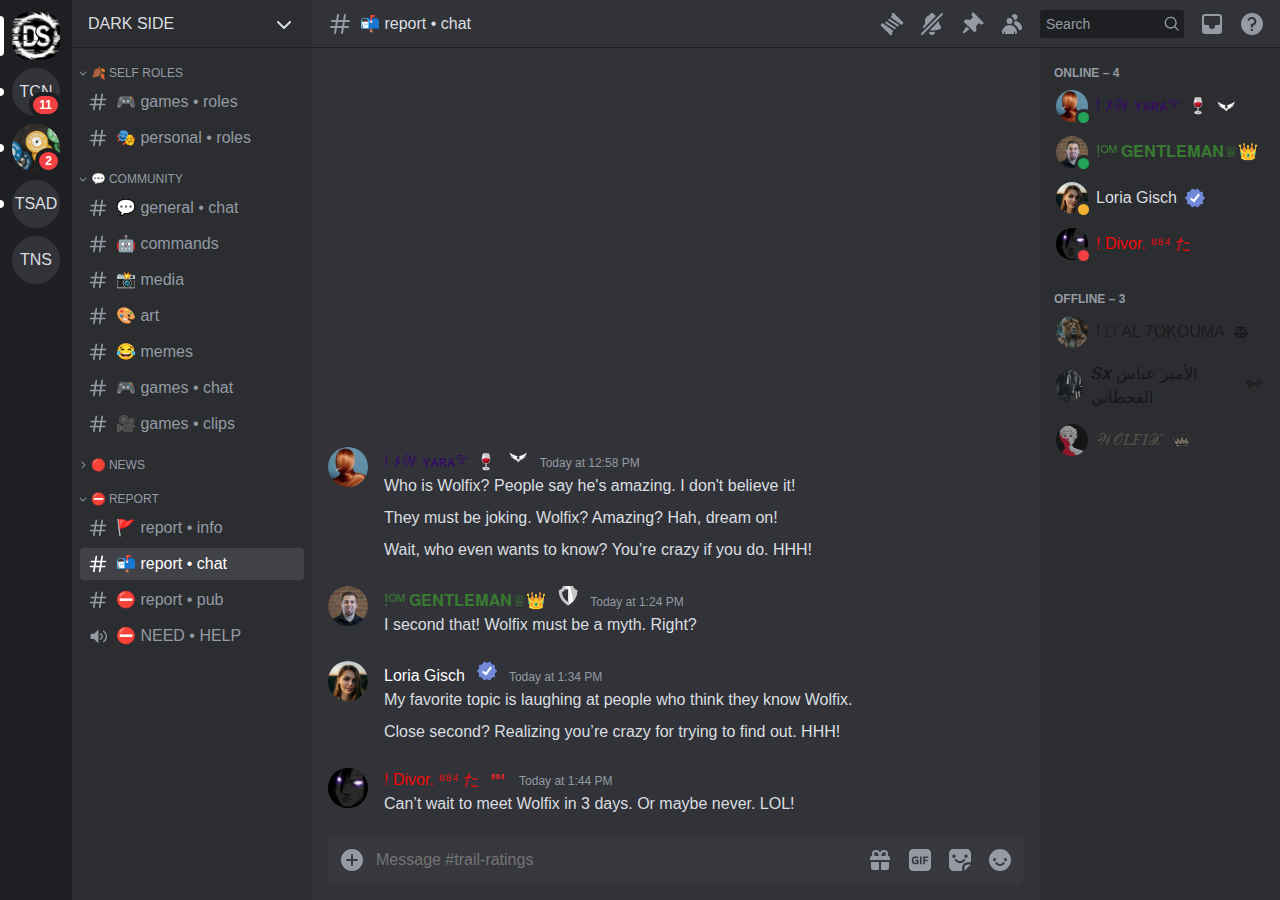
<file: index.html>
<!DOCTYPE html>
<html lang="en">
  <head>
    <meta charset="UTF-8" />
    <meta name="viewport" content="width=device-width, initial-scale=1.0" />
    <title>Discord Clone</title>
    <link rel="stylesheet" href="styles.css" />
    <script src="script.js" defer></script>
  </head>
  <body>
    <div class="app-container">
      <div class="servers-sidebar scrollbar-hidden">
        <a href="#" class="server active" data-active-toggle="server">
          <img src="./imgs/servers/DS.jpg" alt="Hiking Lovers" />
        </a>
        <a
          href="#"
          class="server with-new-messages"
          data-notifications-count="11"
          data-active-toggle="server"
        >
          TCN
        </a>
        <a
          href="#"
          class="server with-new-messages"
          data-notifications-count="2"
          data-active-toggle="server"
        >
          <img src="./imgs/servers/gym-rats.jpg" alt="Gym Rats" />
        </a>
        <a
          href="#"
          class="server with-new-messages"
          data-active-toggle="server"
        >
          TSAD
        </a>
        <a 
          href="#" 
          class="server" 
          data-active-toggle="server"
        >
          TNS
        </a>
      </div>
      <button class="channels-sidebar-header outline-inset">
        DARK SIDE
        <svg class="chevron"><use href="#svg-chevron" /></svg>
      </button>
      <div class="channels-sidebar scrollbar-vanishing">
        <div data-channel-group class="channel-group">
          <button data-channel-group-toggle class="channel-group-title">
            <svg class="chevron"><use href="#svg-chevron" /></svg>
            🍂 SELF ROLES
          </button>
          <a href="#" data-active-toggle="channel" class="channel">
            <svg class="hash"><use href="#svg-hash" /></svg>
            🎮 games • roles
          </a>
          <a href="#" data-active-toggle="channel" class="channel">
            <svg class="hash"><use href="#svg-hash" /></svg>
            🎭 personal • roles
          </a>
        </div>
        <div data-channel-group class="channel-group">
          <button data-channel-group-toggle class="channel-group-title">
            <svg class="chevron"><use href="#svg-chevron" /></svg>
            💬 COMMUNITY
          </button>
          <a href="#" data-active-toggle="channel" class="channel">
            <svg class="hash"><use href="#svg-hash" /></svg>
            💬 general • chat
          </a>
          <a href="#" data-active-toggle="channel" class="channel">
            <svg class="hash"><use href="#svg-hash" /></svg>
            🤖 commands
          </a>
          <a href="#" data-active-toggle="channel" class="channel">
            <svg class="hash"><use href="#svg-hash" /></svg>
            📸 media
          </a>
          <a href="#" data-active-toggle="channel" class="channel">
            <svg class="hash"><use href="#svg-hash" /></svg>
            🎨 art
          </a>
          <a href="#" data-active-toggle="channel" class="channel">
            <svg class="hash"><use href="#svg-hash" /></svg>
            😂 memes
          </a>
          <a href="#" data-active-toggle="channel" class="channel">
            <svg class="hash"><use href="#svg-hash" /></svg>
            🎮 games • chat
          </a>
          <a href="#" data-active-toggle="channel" class="channel">
            <svg class="hash"><use href="#svg-hash" /></svg>
            🎥 games • clips
          </a>
        </div>
        <div data-channel-group class="channel-group collapsed">
          <button data-channel-group-toggle class="channel-group-title">
            <svg class="chevron"><use href="#svg-chevron" /></svg>
            🔴 NEWS
          </button>
          <a href="#" data-active-toggle="channel" class="channel">
            <svg class="hash"><use href="#svg-hash" /></svg>
            📰 offer • a • jop
          </a>
          <a href="#" data-active-toggle="channel" class="channel">
            <svg class="hash"><use href="#svg-hash" /></svg>
            📰 apply • for • jop
          </a>
          <a href="#" data-active-toggle="channel" class="channel">
            <svg class="hash"><use href="#svg-hash" /></svg>
            📰 news
          </a>
        </div>
        <div data-channel-group class="channel-group">
          <button data-channel-group-toggle class="channel-group-title">
            <svg class="chevron"><use href="#svg-chevron" /></svg>
            ⛔ REPORT
          </button>
          <a href="#" data-active-toggle="channel" class="channel">
            <svg class="hash"><use href="#svg-hash" /></svg>
            🚩 report • info
          </a>
          <a href="#" data-active-toggle="channel" class="channel active">
            <svg class="hash"><use href="#svg-hash" /></svg>
            📬 report • chat
          </a>
          <a href="#" data-active-toggle="channel" class="channel">
            <svg class="hash"><use href="#svg-hash" /></svg>
            ⛔ report • pub
          </a>
          <a href="#" data-active-toggle="channel" class="channel">
            <svg class="hash"><use href="#svg-voice" /></svg>
            ⛔ NEED • HELP
          </a>
        </div>
      </div>
      <header class="chat-header">
        <div class="channel-name">
          <svg class="hash"><use href="#svg-hash" /></svg>
          📬 report • chat
        </div>
        <div class="icons">
          <button class="icon" data-active-toggle="chat-header-icon">
            <svg><use href="#svg-thread" /></svg>
          </button>
          <button class="icon" data-active-toggle="chat-header-icon">
            <svg><use href="#svg-notification-bell" /></svg>
          </button>
          <button class="icon" data-active-toggle="chat-header-icon">
            <svg><use href="#svg-pin" /></svg>
          </button>
          <button
            class="icon"
            data-users-sidebar-toggle
            data-active-toggle="chat-header-icon"
          >
            <svg><use href="#svg-users" /></svg>
          </button>
          <div class="search-input-wrapper">
            <input type="search" placeholder="Search" class="search-input" />
            <button class="x-icon">
              <svg><use href="#svg-x" /></svg>
            </button>
            <svg class="search-icon"><use href="#svg-search" /></svg>
          </div>
          <button class="icon" data-active-toggle="chat-header-icon">
            <svg><use href="#svg-inbox" /></svg>
          </button>
<!-- Button to open the modal -->
<button class="icon" data-active-toggle="chat-header-icon" onclick="showModal()">
  <svg><use href="#svg-help"></use></svg>
</button>

<!-- Modal and overlay -->
<div class="overlay" id="overlay">
  <div class="modal">
    <button class="close-btn" onclick="hideModal()">✖</button>
    <p>هذه الصفحة للمزاح فقط، وأعتذر لكل من يجد نفسه هنا. شكراً لكم جميعاً! (وإذا كنت حساساً بشأن أي شيء تعرف أين تجدني ) </p>
  </div>
</div>
        </div>
      </header>
      <div class="chat-window">
        <div class="chat-messages scrollbar-minimal">
          <div class="flex-spacer"></div>
          <div class="message-group">
            <div class="message-row">
              <div class="message-popover-actions">
                <button class="action-icon" data-active-toggle="message-popover-action">
                  <svg><use href="#svg-emoji" /></svg>
                </button>
                <button class="action-icon" data-active-toggle="message-popover-action">
                  <svg><use href="#svg-edit" /></svg>
                </button>
                <button class="action-icon" data-active-toggle="message-popover-action">
                  <svg><use href="#svg-forward" /></svg>
                </button>
                <button class="action-icon" data-active-toggle="message-popover-action">
                  <svg><use href="#svg-more" /></svg>
                </button>
              </div>
              <img src="./imgs/avatars/camilla-hobart.jpg" alt="! ﾒ𝒲 ʏᴀʀᴀ࿐ 🍷" class="message-avatar" />

              <div>
                <div class="message-group-header">
                  <span class="text-light" style="display: flex; align-items: center; gap: 10px; color: #370869">! ﾒ𝒲 ʏᴀʀᴀ࿐ 🍷</span>
                  <img src="./imgs/avatars/yaratag.webp" alt="yaratag"/>
                  <span class="text-dark text-sm">Today at 12:58 PM</span>
                </div>
                Who is Wolfix? People say he's amazing. I don't believe it!
              </div>
            </div>
            <div class="message-row">
              <div class="message-popover-actions">
                <button class="action-icon" data-active-toggle="message-popover-action">
                  <svg><use href="#svg-emoji" /></svg>
                </button>
                <button class="action-icon" data-active-toggle="message-popover-action">
                  <svg><use href="#svg-edit" /></svg>
                </button>
                <button class="action-icon" data-active-toggle="message-popover-action">
                  <svg><use href="#svg-forward" /></svg>
                </button>
                <button class="action-icon" data-active-toggle="message-popover-action">
                  <svg><use href="#svg-more" /></svg>
                </button>
              </div>
              <div class="message-date">12:59 PM</div>
              <div>They must be joking. Wolfix? Amazing? Hah, dream on!</div>
            </div>
            <div class="message-row">
              <div class="message-popover-actions">
                <button class="action-icon" data-active-toggle="message-popover-action">
                  <svg><use href="#svg-emoji" /></svg>
                </button>
                <button class="action-icon" data-active-toggle="message-popover-action">
                  <svg><use href="#svg-edit" /></svg>
                </button>
                <button class="action-icon" data-active-toggle="message-popover-action">
                  <svg><use href="#svg-forward" /></svg>
                </button>
                <button class="action-icon" data-active-toggle="message-popover-action">
                  <svg><use href="#svg-more" /></svg>
                </button>
              </div>
              <div class="message-date">1:00 PM</div>
              <div>Wait, who even wants to know? You’re crazy if you do. HHH!</div>
            </div>
          </div>
          <div class="message-group">
            <div class="message-row">
              <div class="message-popover-actions">
                <button class="action-icon" data-active-toggle="message-popover-action">
                  <svg><use href="#svg-emoji"></use></svg>
                </button>
                <button class="action-icon" data-active-toggle="message-popover-action">
                  <svg><use href="#svg-edit"></use></svg>
                </button>
                <button class="action-icon" data-active-toggle="message-popover-action">
                  <svg><use href="#svg-forward"></use></svg>
                </button>
                <button class="action-icon" data-active-toggle="message-popover-action">
                  <svg><use href="#svg-more"></use></svg>
                </button>
              </div>
              <img src="./imgs/avatars/daniel-sutten.jpg" class="message-avatar" />
              <div>
                <div class="message-group-header">
                  <span class="text-light" style="display: flex; align-items: center; gap: 10px; color: #397931">!ᴼᴹ 𝐆𝐄𝐍𝐓𝐋𝐄𝐌𝐀𝐍♕👑</span>
                  <img src="./imgs/avatars/5568aab860c5e5c39abe8a1a58742e88.webp" alt="samitag"/>
                  <span class="text-dark text-sm">Today at 1:24 PM</span>
                </div>
                I second that! Wolfix must be a myth. Right?
              </div>
            </div>
          </div>
          <div class="message-group">
            <div class="message-row">
              <div class="message-popover-actions">
                <button class="action-icon" data-active-toggle="message-popover-action">
                  <svg><use href="#svg-emoji"></use></svg>
                </button>
                <button class="action-icon" data-active-toggle="message-popover-action">
                  <svg><use href="#svg-edit"></use></svg>
                </button>
                <button class="action-icon" data-active-toggle="message-popover-action">
                  <svg><use href="#svg-forward"></use></svg>
                </button>
                <button class="action-icon" data-active-toggle="message-popover-action">
                  <svg><use href="#svg-more"></use></svg>
                </button>
              </div>
              <img src="./imgs/avatars/loria-gisch.jpg" class="message-avatar" />
              <div>
                <div class="message-group-header">
                  <span class="text-light">Loria Gisch</span>
                  <img src="./imgs/avatars/loritag.webp" alt="loritag"/>
                  <span class="text-dark text-sm">Today at 1:34 PM</span>
                </div>
                My favorite topic is laughing at people who think they know Wolfix.
              </div>
            </div>
            <div class="message-row">
              <div class="message-popover-actions">
                <button class="action-icon" data-active-toggle="message-popover-action">
                  <svg><use href="#svg-emoji"></use></svg>
                </button>
                <button class="action-icon" data-active-toggle="message-popover-action">
                  <svg><use href="#svg-edit"></use></svg>
                </button>
                <button class="action-icon" data-active-toggle="message-popover-action">
                  <svg><use href="#svg-forward"></use></svg>
                </button>
                <button class="action-icon" data-active-toggle="message-popover-action">
                  <svg><use href="#svg-more"></use></svg>
                </button>
              </div>
              <div class="message-date">1:35 PM</div>
              <div>Close second? Realizing you’re crazy for trying to find out. HHH!</div>
            </div>
          </div>
          <div class="message-group">
            <div class="message-row">
              <div class="message-popover-actions">
                <button class="action-icon" data-active-toggle="message-popover-action">
                  <svg><use href="#svg-emoji"></use></svg>
                </button>
                <button class="action-icon" data-active-toggle="message-popover-action">
                  <svg><use href="#svg-edit"></use></svg>
                </button>
                <button class="action-icon" data-active-toggle="message-popover-action">
                  <svg><use href="#svg-forward"></use></svg>
                </button>
                <button class="action-icon" data-active-toggle="message-popover-action">
                  <svg><use href="#svg-more"></use></svg>
                </button>
              </div>
              <img src="./imgs/avatars/miles-micco.jpg" class="message-avatar" />
              <div>
                <div class="message-group-header">
                  <span class="text-light" style="color: #f50909">! Divor. ⁸⁸⁴ た</span>
                  <img src="./imgs/avatars/divortag.webp" alt="Divor"/>
                  <span class="text-dark text-sm">Today at 1:44 PM</span>
                </div>
                Can’t wait to meet Wolfix in 3 days. Or maybe never. LOL!
              </div>
            </div>
          </div>
        </div>
        <div class="message-input-wrapper">
          <textarea class="message-input" placeholder="Message #trail-ratings"></textarea>
          <button class="message-input-icon" data-active-toggle="message-input-icon">
            <svg><use href="#svg-plus" /></svg>
          </button>
          <div class="message-input-actions">
            <button class="message-input-icon" data-active-toggle="message-input-icon">
              <svg><use href="#svg-present" /></svg>
            </button>
            <button class="message-input-icon" data-active-toggle="message-input-icon">
              <svg><use href="#svg-gif" /></svg>
            </button>
            <button class="message-input-icon" data-active-toggle="message-input-icon">
              <svg><use href="#svg-sticker" /></svg>
            </button>
            <button class="message-input-icon" data-active-toggle="message-input-icon">
              <svg><use href="#svg-emoji" /></svg>
            </button>
          </div>
        </div>
      </div>
      <div class="chat-sidebar scrollbar-vanishing" data-users-sidebar>
        <div class="user-list-group">
          <div class="user-list-group-title">Online &ndash; 4</div>
          <button
            class="user-list-row"
            data-status="active"
            data-active-toggle="user-list-item"
          >
            <div class="user-img-wrapper">
              <img
                src="./imgs/avatars/camilla-hobart.jpg"
                alt="! ﾒ𝒲 ʏᴀʀᴀ࿐ 🍷"
                class="user-img"
              />
            </div>
            <div style="display: flex; align-items: center; gap: 10px; color: #370869">! ﾒ𝒲 ʏᴀʀᴀ࿐ 🍷</div>
            <img src="./imgs/avatars/yaratag.webp" alt="divortag"/>
          </button>
          <button
            class="user-list-row"
            data-status="active"
            data-active-toggle="user-list-item"
          >
            <div class="user-img-wrapper">
              <img
                src="./imgs/avatars/daniel-sutten.jpg"
                alt="aniel Sutten"
                class="user-img"
              />
            </div>
            <div style="display: flex; align-items: center; gap: 10px; color: #397931">!ᴼᴹ 𝐆𝐄𝐍𝐓𝐋𝐄𝐌𝐀𝐍♕👑</div>
          </button>
          <button
            class="user-list-row"
            data-status="inactive"
            data-active-toggle="user-list-item"
          >
            <div class="user-img-wrapper">
              <img
                src="./imgs/avatars/loria-gisch.jpg"
                alt="Loria Gisch"
                class="user-img"
              />
            </div>
            <div>Loria Gisch</div>
            <img src="./imgs/avatars/loritag.webp" alt="loritag"/>
          </button>
          <button
            class="user-list-row"
            data-status="busy"
            data-active-toggle="user-list-item"
          >
            <div class="user-img-wrapper">
              <img
                src="./imgs/avatars/miles-micco.jpg"
                alt="Miles Micco"
                class="user-img"
              />
            </div>
            <div style="color: #f50909;">! Divor. ⁸⁸⁴ た</div>
          </button>
        </div>
        <div class="user-list-group">
          <div class="user-list-group-title">Offline &ndash; 3</div>
          <!-- don't ask me way I add you just I Want -->
          <button
            class="user-list-row offline"
            data-active-toggle="user-list-item"
          >
            <div class="user-img-wrapper">
              <img
                src="./imgs/avatars/7okoma.webp"
                alt="! 𓂀 AL 7OKOUMA"
                class="user-img"
              />
            </div>
            <div style="display: flex; align-items: center; gap: 10px; color: #0a0909">! 𓂀 AL 7OKOUMA</div>
            <img src="./imgs/avatars/7okomatag.webp" alt="7okomatag"/>
          </button>
          <button
            class="user-list-row offline"
            data-active-toggle="user-list-item"
          >
            <div class="user-img-wrapper">
              <img
                src="./imgs/avatars/sami.jpg"
                alt="الأمير عباس القحطاني"
                class="user-img"
              />
            </div>
            <div style="display: flex; align-items: center; gap: 10px; color: #030303">𝑺𝒙 الأمير عباس القحطاني</div>
            <img src="./imgs/avatars/samitag.webp" alt="samitag"/>
          </button>

          <!-- me HHH -->
          <button
            class="user-list-row offline"
            data-active-toggle="user-list-item">
            <div class="user-img-wrapper">
              <img
                src="./imgs/avatars/wolfix.jpg"
                alt="𝒲𝒪𝐿𝐹𝐼𝒳"
                class="user-img"/>
            </div>
            <div style="display: flex; align-items: center; gap: 10px; color: #77755a;">
              𝒲𝒪𝐿𝐹𝐼𝒳
              <img src="./imgs/avatars/wolfixtag.webp" alt="𝒲𝒪𝐿𝐹𝐼𝒳"/>
          </div>          
          </button>

        </div>
      </div>
    </div>

    <svg xmlns="http://www.w3.org/2000/svg" style="display: none">
      <symbol fill="none" viewBox="0 0 23 23" id="svg-voice"> 
        <path
          fill="currentColor"
          d="M3 9v6h4l5 5V4L7 9H3zm12.5 3a2.5 2.5 0 0 0-1.56-2.3.75.75 0 0 1 .56-1.4 4 4 0 0 1 0 7.4.75.75 0 1 1-.56-1.4 2.5 2.5 0 0 0 1.56-2.3zm1.94-6.34a.75.75 0 0 1 1.12-.12 8 8 0 0 1 0 12.92.75.75 0 1 1-.99-1.12 6.5 6.5 0 0 0 0-10.68.75.75 0 0 1-.13-1.1z"
        ></path>
      </symbol>
      <symbol fill="none" viewBox="0 0 24 24" id="svg-hash">
        <path
          fill="currentColor"
          fill-rule="evenodd"
          d="M10.99 3.16A1 1 0 1 0 9 2.84L8.15 8H4a1 1 0 0 0 0 2h3.82l-.67 4H3a1 1 0 1 0 0 2h3.82l-.8 4.84a1 1 0 0 0 1.97.32L8.85 16h4.97l-.8 4.84a1 1 0 0 0 1.97.32l.86-5.16H20a1 1 0 1 0 0-2h-3.82l.67-4H21a1 1 0 1 0 0-2h-3.82l.8-4.84a1 1 0 1 0-1.97-.32L15.15 8h-4.97l.8-4.84ZM14.15 14l.67-4H9.85l-.67 4h4.97Z"
          clip-rule="evenodd"
        ></path>
      </symbol>
      <symbol fill="none" viewBox="0 0 24 24" id="svg-chevron">
        <path
          fill="currentColor"
          d="M5.3 9.3a1 1 0 0 1 1.4 0l5.3 5.29 5.3-5.3a1 1 0 1 1 1.4 1.42l-6 6a1 1 0 0 1-1.4 0l-6-6a1 1 0 0 1 0-1.42Z"
        ></path>
      </symbol>
      <symbol fill="none" viewBox="0 0 24 24" id="svg-thread">
        <path
          d="M12 2.81a1 1 0 0 1 0-1.41l.36-.36a1 1 0 0 1 1.41 0l9.2 9.2a1 1 0 0 1 0 1.4l-.7.7a1 1 0 0 1-1.3.13l-9.54-6.72a1 1 0 0 1-.08-1.58l1-1L12 2.8ZM12 21.2a1 1 0 0 1 0 1.41l-.35.35a1 1 0 0 1-1.41 0l-9.2-9.19a1 1 0 0 1 0-1.41l.7-.7a1 1 0 0 1 1.3-.12l9.54 6.72a1 1 0 0 1 .07 1.58l-1 1 .35.36ZM15.66 16.8a1 1 0 0 1-1.38.28l-8.49-5.66A1 1 0 1 1 6.9 9.76l8.49 5.65a1 1 0 0 1 .27 1.39ZM17.1 14.25a1 1 0 1 0 1.11-1.66L9.73 6.93a1 1 0 0 0-1.11 1.66l8.49 5.66Z"
          fill="currentColor"
        ></path>
      </symbol>
      <symbol fill="none" viewBox="0 0 24 24" id="svg-notification-bell">
        <path
          fill="currentColor"
          d="M1.3 21.3a1 1 0 1 0 1.4 1.4l20-20a1 1 0 0 0-1.4-1.4l-20 20ZM3.13 16.13c.11.27.46.28.66.08L15.73 4.27a.47.47 0 0 0-.07-.74 6.97 6.97 0 0 0-1.35-.64.62.62 0 0 1-.38-.43 2 2 0 0 0-3.86 0 .62.62 0 0 1-.38.43A7 7 0 0 0 5 9.5v2.09a.5.5 0 0 1-.13.33l-1.1 1.22A3 3 0 0 0 3 15.15v.28c0 .24.04.48.13.7ZM18.64 9.36c.13-.13.36-.05.36.14v2.09c0 .12.05.24.13.33l1.1 1.22a3 3 0 0 1 .77 2.01v.28c0 .67-.34 1.29-.95 1.56-1.31.6-4 1.51-8.05 1.51-.46 0-.9-.01-1.33-.03a.48.48 0 0 1-.3-.83l8.27-8.28ZM9.18 19.84A.16.16 0 0 0 9 20a3 3 0 1 0 6 0c0-.1-.09-.17-.18-.16a24.84 24.84 0 0 1-5.64 0Z"
        ></path>
      </symbol>
      <symbol fill="none" viewBox="0 0 24 24" id="svg-pin">
        <path
          fill="currentColor"
          d="M19.38 11.38a3 3 0 0 0 4.24 0l.03-.03a.5.5 0 0 0 0-.7L13.35.35a.5.5 0 0 0-.7 0l-.03.03a3 3 0 0 0 0 4.24L13 5l-2.92 2.92-3.65-.34a2 2 0 0 0-1.6.58l-.62.63a1 1 0 0 0 0 1.42l9.58 9.58a1 1 0 0 0 1.42 0l.63-.63a2 2 0 0 0 .58-1.6l-.34-3.64L19 11l.38.38ZM9.07 17.07a.5.5 0 0 1-.08.77l-5.15 3.43a.5.5 0 0 1-.63-.06l-.42-.42a.5.5 0 0 1-.06-.63L6.16 15a.5.5 0 0 1 .77-.08l2.14 2.14Z"
        ></path>
      </symbol>
      <symbol fill="none" viewBox="0 0 24 24" id="svg-users">
        <path
          fill="currentColor"
          d="M14.5 8a3 3 0 1 0-2.7-4.3c-.2.4.06.86.44 1.12a5 5 0 0 1 2.14 3.08c.01.06.06.1.12.1ZM18.44 17.27c.15.43.54.73 1 .73h1.06c.83 0 1.5-.67 1.5-1.5a7.5 7.5 0 0 0-6.5-7.43c-.55-.08-.99.38-1.1.92-.06.3-.15.6-.26.87-.23.58-.05 1.3.47 1.63a9.53 9.53 0 0 1 3.83 4.78ZM12.5 9a3 3 0 1 1-6 0 3 3 0 0 1 6 0ZM2 20.5a7.5 7.5 0 0 1 15 0c0 .83-.67 1.5-1.5 1.5a.2.2 0 0 1-.2-.16c-.2-.96-.56-1.87-.88-2.54-.1-.23-.42-.15-.42.1v2.1a.5.5 0 0 1-.5.5h-8a.5.5 0 0 1-.5-.5v-2.1c0-.25-.31-.33-.42-.1-.32.67-.67 1.58-.88 2.54a.2.2 0 0 1-.2.16A1.5 1.5 0 0 1 2 20.5Z"
        ></path>
      </symbol>
      <symbol fill="none" viewBox="0 0 24 24" id="svg-inbox">
        <path
          fill="currentColor"
          fill-rule="evenodd"
          d="M5 2a3 3 0 0 0-3 3v14a3 3 0 0 0 3 3h14a3 3 0 0 0 3-3V5a3 3 0 0 0-3-3H5ZM4 5.5C4 4.67 4.67 4 5.5 4h13c.83 0 1.5.67 1.5 1.5v6c0 .83-.67 1.5-1.5 1.5h-2.65c-.5 0-.85.5-.85 1a3 3 0 1 1-6 0c0-.5-.35-1-.85-1H5.5A1.5 1.5 0 0 1 4 11.5v-6Z"
          clip-rule="evenodd"
        ></path>
      </symbol>
      <symbol fill="none" viewBox="0 0 24 24" id="svg-help">
        <path
          fill="currentColor"
          fill-rule="evenodd"
          d="M12 23a11 11 0 1 0 0-22 11 11 0 0 0 0 22Zm-.28-16c-.98 0-1.81.47-2.27 1.14A1 1 0 1 1 7.8 7.01 4.73 4.73 0 0 1 11.72 5c2.5 0 4.65 1.88 4.65 4.38 0 2.1-1.54 3.77-3.52 4.24l.14 1a1 1 0 0 1-1.98.27l-.28-2a1 1 0 0 1 .99-1.14c1.54 0 2.65-1.14 2.65-2.38 0-1.23-1.1-2.37-2.65-2.37ZM13 17.88a1.13 1.13 0 1 1-2.25 0 1.13 1.13 0 0 1 2.25 0Z"
          clip-rule="evenodd"
        ></path>
      </symbol>
      <symbol fill="none" viewBox="0 0 24 24" id="svg-x">
        <path
          fill="currentColor"
          d="M17.3 18.7a1 1 0 0 0 1.4-1.4L13.42 12l5.3-5.3a1 1 0 0 0-1.42-1.4L12 10.58l-5.3-5.3a1 1 0 0 0-1.4 1.42L10.58 12l-5.3 5.3a1 1 0 1 0 1.42 1.4L12 13.42l5.3 5.3Z"
        ></path>
      </symbol>
      <symbol fill="none" viewBox="0 0 24 24" id="svg-search">
        <path
          fill="currentColor"
          fill-rule="evenodd"
          d="M15.62 17.03a9 9 0 1 1 1.41-1.41l4.68 4.67a1 1 0 0 1-1.42 1.42l-4.67-4.68ZM17 10a7 7 0 1 1-14 0 7 7 0 0 1 14 0Z"
          clip-rule="evenodd"
        ></path>
      </symbol>
      <symbol fill="none" viewBox="0 0 24 24" id="svg-emoji">
        <path
          fill="currentColor"
          fill-rule="evenodd"
          d="M12 23a11 11 0 1 0 0-22 11 11 0 0 0 0 22ZM6.5 13a1.5 1.5 0 1 0 0-3 1.5 1.5 0 0 0 0 3Zm11 0a1.5 1.5 0 1 0 0-3 1.5 1.5 0 0 0 0 3Zm-9.8 1.17a1 1 0 0 1 1.39.27 3.5 3.5 0 0 0 5.82 0 1 1 0 0 1 1.66 1.12 5.5 5.5 0 0 1-9.14 0 1 1 0 0 1 .27-1.4Z"
          clip-rule="evenodd"
        ></path>
      </symbol>
      <symbol fill="none" viewBox="0 0 24 24" id="svg-edit">
        <path
          fill="currentColor"
          d="m13.96 5.46 4.58 4.58a1 1 0 0 0 1.42 0l1.38-1.38a2 2 0 0 0 0-2.82l-3.18-3.18a2 2 0 0 0-2.82 0l-1.38 1.38a1 1 0 0 0 0 1.42ZM2.11 20.16l.73-4.22a3 3 0 0 1 .83-1.61l7.87-7.87a1 1 0 0 1 1.42 0l4.58 4.58a1 1 0 0 1 0 1.42l-7.87 7.87a3 3 0 0 1-1.6.83l-4.23.73a1.5 1.5 0 0 1-1.73-1.73Z"
        ></path>
      </symbol>
      <symbol fill="none" viewBox="0 0 24 24" id="svg-forward">
        <path
          fill="currentColor"
          d="M21.7 7.3a1 1 0 0 1 0 1.4l-5 5a1 1 0 0 1-1.4-1.4L18.58 9H13a7 7 0 0 0-7 7v4a1 1 0 1 1-2 0v-4a9 9 0 0 1 9-9h5.59l-3.3-3.3a1 1 0 0 1 1.42-1.4l5 5Z"
        ></path>
      </symbol>
      <symbol fill="none" viewBox="0 0 24 24" id="svg-more">
        <path
          fill="currentColor"
          fill-rule="evenodd"
          d="M4 14a2 2 0 1 0 0-4 2 2 0 0 0 0 4Zm10-2a2 2 0 1 1-4 0 2 2 0 0 1 4 0Zm8 0a2 2 0 1 1-4 0 2 2 0 0 1 4 0Z"
          clip-rule="evenodd"
        ></path>
      </symbol>
      <symbol fill="none" viewBox="0 0 24 24" id="svg-plus">
        <path
          fill="currentColor"
          fill-rule="evenodd"
          d="M12 23a11 11 0 1 0 0-22 11 11 0 0 0 0 22Zm0-17a1 1 0 0 1 1 1v4h4a1 1 0 1 1 0 2h-4v4a1 1 0 1 1-2 0v-4H7a1 1 0 1 1 0-2h4V7a1 1 0 0 1 1-1Z"
          clip-rule="evenodd"
        ></path>
      </symbol>
      <symbol viewBox="0 0 24 24" fill="none" id="svg-present">
        <path
          d="M5 22C3.895 22 3 21.105 3 20V14.5C3 14.224 3.224 14 3.5 14H10.5C10.776 14 11 14.224 11 14.5V21.5C11 21.776 10.776 22 10.5 22H5ZM13 21.5C13 21.776 13.224 22 13.5 22H19C20.105 22 21 21.105 21 20V14.5C21 14.224 20.776 14 20.5 14H13.5C13.224 14 13 14.224 13 14.5V21.5Z"
          fill="currentColor"
        />
        <path
          d="M2 10C2 8.895 2.895 8 4 8H20C21.105 8 22 8.895 22 10V11.5C22 11.776 21.776 12 21.5 12H2.5C2.224 12 2 11.776 2 11.5V10Z"
          fill="currentColor"
        />
        <path
          d="M19 6C19 4.343 17.657 3 16 3H15.911C14.494 3 13.259 3.964 12.915 5.339L12 9H16C17.657 9 19 7.657 19 6Z"
          stroke="currentColor"
          stroke-width="2"
        />
        <path
          d="M5 6C5 4.343 6.343 3 8 3H8.089C9.506 3 10.741 3.964 11.085 5.339L12 9H8C6.343 9 5 7.657 5 6Z"
          stroke="currentColor"
          stroke-width="2"
        />
      </symbol>
      <symbol viewBox="0 0 24 24" fill="none" id="svg-gif">
        <path
          fill-rule="evenodd"
          clip-rule="evenodd"
          d="M5 1C2.79086 1 1 2.79086 1 5V19C1 21.2091 2.79086 23 5 23H19C21.2091 23 23 21.2091 23 19V5C23 2.79086 21.2091 1 19 1H5ZM16.7962 16.1875H15.1672V8.48938H20.311V9.96214H16.7962V11.7909H19.6527V13.2647H16.7962V16.1875ZM13.6022 16.1875H11.9731V8.48938H13.6022V16.1875ZM5.32316 15.842C5.82201 16.1763 6.39435 16.344 7.04121 16.344C7.90437 16.344 8.55537 16.0459 8.9942 15.4508L9.20637 16.1877H10.5229V11.8139H7.16437V13.265H8.93831V14.2244C8.79652 14.4252 8.59677 14.5846 8.33596 14.7036C8.08342 14.8154 7.80398 14.8712 7.49867 14.8712C6.81455 14.8712 6.28982 14.6518 5.92551 14.213C5.5612 13.7742 5.37904 13.1491 5.37904 12.3387C5.37904 11.5355 5.5612 10.9135 5.92551 10.4747C6.28982 10.0286 6.81455 9.8061 7.49867 9.8061C8.25005 9.8061 8.81515 10.1549 9.19498 10.8545L10.4556 9.95099C10.1875 9.43765 9.78906 9.03918 9.26122 8.75664C8.74063 8.47409 8.14966 8.33333 7.48728 8.33333C6.70588 8.33333 6.03315 8.5041 5.46805 8.84668C4.9102 9.18925 4.48172 9.6612 4.18469 10.2636C3.8949 10.8659 3.75 11.5573 3.75 12.3387C3.75 13.1273 3.88765 13.8259 4.16295 14.4355C4.43826 15.0379 4.8243 15.5078 5.32316 15.842Z"
          fill="currentColor"
        />
      </symbol>
      <symbol viewBox="0 0 24 24" fill="none" id="svg-sticker">
        <path
          fill-rule="evenodd"
          clip-rule="evenodd"
          d="M18.6 1H5.4C2.9701 1 1 2.9701 1 5.4V18.6C1 21.0299 2.9701 23 5.4 23H13.65C13.9536 23 14.2 22.7536 14.2 22.45V19.7C14.2 16.6629 16.6629 14.2 19.7 14.2H22.45C22.7536 14.2 23 13.9536 23 13.65V5.4C23 2.9701 21.0299 1 18.6 1ZM22.67 16.4704C22.6854 16.4374 22.6612 16.4 22.6249 16.4H22.0892H19.7C17.8773 16.4 16.4 17.8773 16.4 19.7V22.0892V22.6249C16.4 22.6612 16.4374 22.6854 16.4704 22.67C16.7993 22.5105 17.104 22.296 17.3669 22.0331L22.0331 17.3669C22.296 17.104 22.5105 16.7993 22.67 16.4704ZM7.59883 8.14984C7.59883 9.06064 6.85963 9.79984 5.94883 9.79984C5.03803 9.79984 4.29883 9.06064 4.29883 8.14984C4.29883 7.23904 5.03803 6.49984 5.94883 6.49984C6.85963 6.49984 7.59883 7.23904 7.59883 8.14984ZM18.0488 9.79984C18.9596 9.79984 19.6988 9.06064 19.6988 8.14984C19.6988 7.23904 18.9596 6.49984 18.0488 6.49984C17.138 6.49984 16.3988 7.23904 16.3988 8.14984C16.3988 9.06064 17.138 9.79984 18.0488 9.79984ZM7.26993 11.0857C7.77483 10.748 8.45903 10.8833 8.79673 11.3882C9.48973 12.4233 10.6656 13.0998 11.9988 13.0998C13.332 13.0998 14.5079 12.4233 15.2009 11.3882C15.5386 10.8833 16.2217 10.748 16.7266 11.0857C17.2315 11.4234 17.3668 12.1065 17.0291 12.6114C15.9456 14.2295 14.0976 15.2998 11.9988 15.2998C9.90003 15.2998 8.05203 14.2295 6.96853 12.6114C6.63083 12.1065 6.76503 11.4234 7.26993 11.0857Z"
          fill="currentColor"
        />
      </symbol>
    </svg>

  </body>
</html>
<!-- 1 -->
</file>
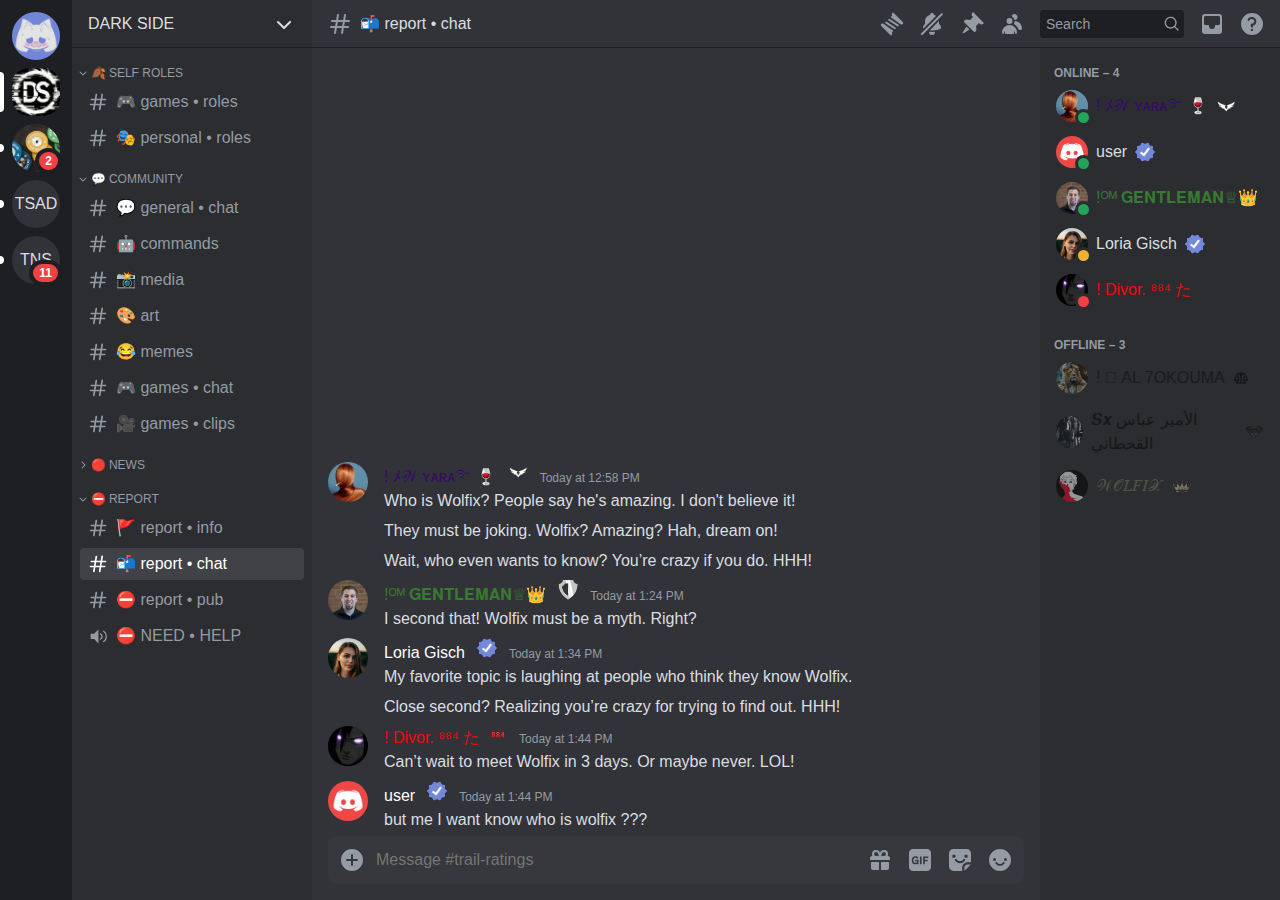
<file: public/index.html>
<!DOCTYPE html>
<html lang="en">
  <head>
    <meta charset="UTF-8" />
    <meta name="viewport" content="width=device-width, initial-scale=1.0" />
    <title>Discord Clone</title>
    <link rel="icon" href="./imgs/avatars/icon.png" type="image/icon type">
    <link rel="stylesheet" href="styles.css" />
    <script src="script.js" defer></script>
  </head>
  <body>
    <div class="app-container">
      <div class="servers-sidebar scrollbar-hidden">
        <a 
          href="#" 
          class="server" 
          data-active-toggle="server">
          <img src="./imgs/avatars/icon.png" alt="Hiking Lovers" />
        </a>
        <a
          href="#"
          class="server active"
          data-active-toggle="server"
        >
          <img src="./imgs/servers/DS.jpg" alt="Hiking Lovers" />
        </a>
        <a
          href="#"
          class="server with-new-messages"
          data-notifications-count="2"
          data-active-toggle="server"
        >
          <img src="./imgs/servers/gym-rats.jpg" alt="Gym Rats" />
        </a>
        <a
          href="#"
          class="server with-new-messages"
          data-active-toggle="server"
        >
          TSAD
        </a>
        <a 
          href="#" 
          class="server  with-new-messages" 
          data-notifications-count="11"
          data-active-toggle="server "
        >
          TNS
        </a>
      </div>
      <button class="channels-sidebar-header outline-inset">
        DARK SIDE
        <svg class="chevron"><use href="#svg-chevron" /></svg>
      </button>
      <div class="channels-sidebar scrollbar-vanishing">
        <div data-channel-group class="channel-group">
          <button data-channel-group-toggle class="channel-group-title">
            <svg class="chevron"><use href="#svg-chevron" /></svg>
            🍂 SELF ROLES
          </button>
          <a href="#" data-active-toggle="channel" class="channel">
            <svg class="hash"><use href="#svg-hash" /></svg>
            🎮 games • roles
          </a>
          <a href="#" data-active-toggle="channel" class="channel">
            <svg class="hash"><use href="#svg-hash" /></svg>
            🎭 personal • roles
          </a>
        </div>
        <div data-channel-group class="channel-group">
          <button data-channel-group-toggle class="channel-group-title">
            <svg class="chevron"><use href="#svg-chevron" /></svg>
            💬 COMMUNITY
          </button>
          <a href="#" data-active-toggle="channel" class="channel">
            <svg class="hash"><use href="#svg-hash" /></svg>
            💬 general • chat
          </a>
          <a href="#" data-active-toggle="channel" class="channel">
            <svg class="hash"><use href="#svg-hash" /></svg>
            🤖 commands
          </a>
          <a href="#" data-active-toggle="channel" class="channel">
            <svg class="hash"><use href="#svg-hash" /></svg>
            📸 media
          </a>
          <a href="#" data-active-toggle="channel" class="channel">
            <svg class="hash"><use href="#svg-hash" /></svg>
            🎨 art
          </a>
          <a href="#" data-active-toggle="channel" class="channel">
            <svg class="hash"><use href="#svg-hash" /></svg>
            😂 memes
          </a>
          <a href="#" data-active-toggle="channel" class="channel">
            <svg class="hash"><use href="#svg-hash" /></svg>
            🎮 games • chat
          </a>
          <a href="#" data-active-toggle="channel" class="channel">
            <svg class="hash"><use href="#svg-hash" /></svg>
            🎥 games • clips
          </a>
        </div>
        <div data-channel-group class="channel-group collapsed">
          <button data-channel-group-toggle class="channel-group-title">
            <svg class="chevron"><use href="#svg-chevron" /></svg>
            🔴 NEWS
          </button>
          <a href="#" data-active-toggle="channel" class="channel">
            <svg class="hash"><use href="#svg-hash" /></svg>
            📰 offer • a • jop
          </a>
          <a href="#" data-active-toggle="channel" class="channel">
            <svg class="hash"><use href="#svg-hash" /></svg>
            📰 apply • for • jop
          </a>
          <a href="#" data-active-toggle="channel" class="channel">
            <svg class="hash"><use href="#svg-hash" /></svg>
            📰 news
          </a>
        </div>
        <div data-channel-group class="channel-group">
          <button data-channel-group-toggle class="channel-group-title">
            <svg class="chevron"><use href="#svg-chevron" /></svg>
            ⛔ REPORT
          </button>
          <a href="#" data-active-toggle="channel" class="channel">
            <svg class="hash"><use href="#svg-hash" /></svg>
            🚩 report • info
          </a>
          <a href="#" data-active-toggle="channel" class="channel active">
            <svg class="hash"><use href="#svg-hash" /></svg>
            📬 report • chat
          </a>
          <a href="#" data-active-toggle="channel" class="channel">
            <svg class="hash"><use href="#svg-hash" /></svg>
            ⛔ report • pub
          </a>
          <a href="#" data-active-toggle="channel" class="channel">
            <svg class="hash"><use href="#svg-voice" /></svg>
            ⛔ NEED • HELP
          </a>
        </div>
      </div>
      <header class="chat-header">
        <div class="channel-name">
          <svg class="hash"><use href="#svg-hash" /></svg>
          📬 report • chat
        </div>
        <div class="icons">
          <button class="icon" data-active-toggle="chat-header-icon">
            <svg><use href="#svg-thread" /></svg>
          </button>
          <button class="icon" data-active-toggle="chat-header-icon">
            <svg><use href="#svg-notification-bell" /></svg>
          </button>
          <button class="icon" data-active-toggle="chat-header-icon">
            <svg><use href="#svg-pin" /></svg>
          </button>
          <button
            class="icon"
            data-users-sidebar-toggle
            data-active-toggle="chat-header-icon"
          >
            <svg><use href="#svg-users" /></svg>
          </button>
          <div class="search-input-wrapper">
            <input type="search" placeholder="Search" class="search-input" />
            <button class="x-icon">
              <svg><use href="#svg-x" /></svg>
            </button>
            <svg class="search-icon"><use href="#svg-search" /></svg>
          </div>
          <button class="icon" data-active-toggle="chat-header-icon">
            <svg><use href="#svg-inbox" /></svg>
          </button>
<!-- Button to open the modal -->
<button class="icon" data-active-toggle="chat-header-icon" onclick="showModal()">
  <svg><use href="#svg-help"></use></svg>
</button>

<!-- Modal and overlay -->
<div class="overlay" id="overlay">
  <div class="modal">
    <button class="close-btn" onclick="hideModal()">✖</button>
    <p>هذه الصفحة للمزاح فقط، وأعتذر لكل من يجد نفسه هنا. شكراً لكم جميعاً! (وإذا كنت حساساً بشأن أي شيء تعرف أين تجدني ) </p>
  </div>
</div>
        </div>
      </header>
      <div class="chat-window">
        <div class="chat-messages scrollbar-minimal">
          <div class="flex-spacer"></div>
          <div class="message-group">
            <div class="message-row">
              <div class="message-popover-actions">
                <button class="action-icon" data-active-toggle="message-popover-action">
                  <svg><use href="#svg-emoji" /></svg>
                </button>
                <button class="action-icon" data-active-toggle="message-popover-action">
                  <svg><use href="#svg-edit" /></svg>
                </button>
                <button class="action-icon" data-active-toggle="message-popover-action">
                  <svg><use href="#svg-forward" /></svg>
                </button>
                <button class="action-icon" data-active-toggle="message-popover-action">
                  <svg><use href="#svg-more" /></svg>
                </button>
              </div>
              <img src="./imgs/avatars/camilla-hobart.jpg" alt="! ﾒ𝒲 ʏᴀʀᴀ࿐ 🍷" class="message-avatar" />

              <div>
                <div class="message-group-header">
                  <span class="text-light" style="display: flex; align-items: center; gap: 10px; color: #370869">! ﾒ𝒲 ʏᴀʀᴀ࿐ 🍷</span>
                  <img src="./imgs/avatars/yaratag.webp" alt="yaratag"/>
                  <span class="text-dark text-sm">Today at 12:58 PM</span>
                </div>
                Who is Wolfix? People say he's amazing. I don't believe it!
              </div>
            </div>
            <div class="message-row">
              <div class="message-popover-actions">
                <button class="action-icon" data-active-toggle="message-popover-action">
                  <svg><use href="#svg-emoji" /></svg>
                </button>
                <button class="action-icon" data-active-toggle="message-popover-action">
                  <svg><use href="#svg-edit" /></svg>
                </button>
                <button class="action-icon" data-active-toggle="message-popover-action">
                  <svg><use href="#svg-forward" /></svg>
                </button>
                <button class="action-icon" data-active-toggle="message-popover-action">
                  <svg><use href="#svg-more" /></svg>
                </button>
              </div>
              <div class="message-date">12:59 PM</div>
              <div>They must be joking. Wolfix? Amazing? Hah, dream on!</div>
            </div>
            <div class="message-row">
              <div class="message-popover-actions">
                <button class="action-icon" data-active-toggle="message-popover-action">
                  <svg><use href="#svg-emoji" /></svg>
                </button>
                <button class="action-icon" data-active-toggle="message-popover-action">
                  <svg><use href="#svg-edit" /></svg>
                </button>
                <button class="action-icon" data-active-toggle="message-popover-action">
                  <svg><use href="#svg-forward" /></svg>
                </button>
                <button class="action-icon" data-active-toggle="message-popover-action">
                  <svg><use href="#svg-more" /></svg>
                </button>
              </div>
              <div class="message-date">1:00 PM</div>
              <div>Wait, who even wants to know? You’re crazy if you do. HHH!</div>
            </div>
          </div>
          <div class="message-group">
            <div class="message-row">
              <div class="message-popover-actions">
                <button class="action-icon" data-active-toggle="message-popover-action">
                  <svg><use href="#svg-emoji"></use></svg>
                </button>
                <button class="action-icon" data-active-toggle="message-popover-action">
                  <svg><use href="#svg-edit"></use></svg>
                </button>
                <button class="action-icon" data-active-toggle="message-popover-action">
                  <svg><use href="#svg-forward"></use></svg>
                </button>
                <button class="action-icon" data-active-toggle="message-popover-action">
                  <svg><use href="#svg-more"></use></svg>
                </button>
              </div>
              <img src="./imgs/avatars/daniel-sutten.jpg" class="message-avatar" />
              <div>
                <div class="message-group-header">
                  <span class="text-light" style="display: flex; align-items: center; gap: 10px; color: #397931">!ᴼᴹ 𝐆𝐄𝐍𝐓𝐋𝐄𝐌𝐀𝐍♕👑</span>
                  <img src="./imgs/avatars/5568aab860c5e5c39abe8a1a58742e88.webp" alt="samitag"/>
                  <span class="text-dark text-sm">Today at 1:24 PM</span>
                </div>
                I second that! Wolfix must be a myth. Right?
              </div>
            </div>
          </div>
          <div class="message-group">
            <div class="message-row">
              <div class="message-popover-actions">
                <button class="action-icon" data-active-toggle="message-popover-action">
                  <svg><use href="#svg-emoji"></use></svg>
                </button>
                <button class="action-icon" data-active-toggle="message-popover-action">
                  <svg><use href="#svg-edit"></use></svg>
                </button>
                <button class="action-icon" data-active-toggle="message-popover-action">
                  <svg><use href="#svg-forward"></use></svg>
                </button>
                <button class="action-icon" data-active-toggle="message-popover-action">
                  <svg><use href="#svg-more"></use></svg>
                </button>
              </div>
              <img src="./imgs/avatars/loria-gisch.jpg" class="message-avatar" />
              <div>
                <div class="message-group-header">
                  <span class="text-light">Loria Gisch</span>
                  <img src="./imgs/avatars/loritag.webp" alt="loritag"/>
                  <span class="text-dark text-sm">Today at 1:34 PM</span>
                </div>
                My favorite topic is laughing at people who think they know Wolfix.
              </div>
            </div>
            <div class="message-row">
              <div class="message-popover-actions">
                <button class="action-icon" data-active-toggle="message-popover-action">
                  <svg><use href="#svg-emoji"></use></svg>
                </button>
                <button class="action-icon" data-active-toggle="message-popover-action">
                  <svg><use href="#svg-edit"></use></svg>
                </button>
                <button class="action-icon" data-active-toggle="message-popover-action">
                  <svg><use href="#svg-forward"></use></svg>
                </button>
                <button class="action-icon" data-active-toggle="message-popover-action">
                  <svg><use href="#svg-more"></use></svg>
                </button>
              </div>
              <div class="message-date">1:35 PM</div>
              <div>Close second? Realizing you’re crazy for trying to find out. HHH!</div>
            </div>
          </div>
          <div class="message-group">
            <div class="message-row">
              <div class="message-popover-actions">
                <button class="action-icon" data-active-toggle="message-popover-action">
                  <svg><use href="#svg-emoji"></use></svg>
                </button>
                <button class="action-icon" data-active-toggle="message-popover-action">
                  <svg><use href="#svg-edit"></use></svg>
                </button>
                <button class="action-icon" data-active-toggle="message-popover-action">
                  <svg><use href="#svg-forward"></use></svg>
                </button>
                <button class="action-icon" data-active-toggle="message-popover-action">
                  <svg><use href="#svg-more"></use></svg>
                </button>
              </div>
              <img src="./imgs/avatars/miles-micco.jpg" class="message-avatar" />
              <div>
                <div class="message-group-header">
                  <span class="text-light" style="color: #f50909">! Divor. ⁸⁸⁴ た</span>
                  <img src="./imgs/avatars/divortag.webp" alt="Divor"/>
                  <span class="text-dark text-sm">Today at 1:44 PM</span>
                </div>
                Can’t wait to meet Wolfix in 3 days. Or maybe never. LOL!
              </div>
            </div>
          </div>
          <div class="message-group">
            <div class="message-row">
              <div class="message-popover-actions">
                <button class="action-icon" data-active-toggle="message-popover-action">
                  <svg><use href="#svg-emoji"></use></svg>
                </button>
                <button class="action-icon" data-active-toggle="message-popover-action">
                  <svg><use href="#svg-edit"></use></svg>
                </button>
                <button class="action-icon" data-active-toggle="message-popover-action">
                  <svg><use href="#svg-forward"></use></svg>
                </button>
                <button class="action-icon" data-active-toggle="message-popover-action">
                  <svg><use href="#svg-more"></use></svg>
                </button>
              </div>
              <img src="./imgs/avatars/user.jpg" class="message-avatar" />
              <div>
                <div class="message-group-header">
                  <span class="text-light" style="color: #ffffff">user</span>
                  <img src="./imgs/avatars/loritag.webp" alt="Divor"/>
                  <span class="text-dark text-sm">Today at 1:44 PM</span>
                </div>
                but me I want know who is wolfix ???
              </div>
            </div>
          </div>
        </div>
        <div class="message-input-wrapper">
          <textarea class="message-input" placeholder="Message #trail-ratings"></textarea>
          <button class="message-input-icon" data-active-toggle="message-input-icon">
            <svg><use href="#svg-plus" /></svg>
          </button>
          <div class="message-input-actions">
            <button class="message-input-icon" data-active-toggle="message-input-icon">
              <svg><use href="#svg-present" /></svg>
            </button>
            <button class="message-input-icon" data-active-toggle="message-input-icon">
              <svg><use href="#svg-gif" /></svg>
            </button>
            <button class="message-input-icon" data-active-toggle="message-input-icon">
              <svg><use href="#svg-sticker" /></svg>
            </button>
            <button class="message-input-icon" data-active-toggle="message-input-icon">
              <svg><use href="#svg-emoji" /></svg>
            </button>
          </div>
        </div>
      </div>
      <div class="chat-sidebar scrollbar-vanishing" data-users-sidebar>
        <div class="user-list-group">
          <div class="user-list-group-title">Online &ndash; 4</div>
          <button
            class="user-list-row"
            data-status="active"
            data-active-toggle="user-list-item"
          >
            <div class="user-img-wrapper">
              <img
                src="./imgs/avatars/camilla-hobart.jpg"
                alt="! ﾒ𝒲 ʏᴀʀᴀ࿐ 🍷"
                class="user-img"
              />
            </div>
            <div style="display: flex; align-items: center; gap: 10px; color: #370869">! ﾒ𝒲 ʏᴀʀᴀ࿐ 🍷</div>
            <img src="./imgs/avatars/yaratag.webp" alt="divortag"/>
          </button>
          <button
          class="user-list-row"
          data-status="active"
          data-active-toggle="user-list-item"
        >
          <div class="user-img-wrapper">
            <img
              src="./imgs/avatars/user.jpg"
              alt="user"
              class="user-img"
            />
          </div>
          <div>user</div>
          <img src="./imgs/avatars/loritag.webp" alt="usertag"/>
        </button>
          <button
            class="user-list-row"
            data-status="active"
            data-active-toggle="user-list-item"
          >
            <div class="user-img-wrapper">
              <img
                src="./imgs/avatars/daniel-sutten.jpg"
                alt="aniel Sutten"
                class="user-img"
              />
            </div>
            <div style="display: flex; align-items: center; gap: 10px; color: #397931">!ᴼᴹ 𝐆𝐄𝐍𝐓𝐋𝐄𝐌𝐀𝐍♕👑</div>
          </button>
          <button
            class="user-list-row"
            data-status="inactive"
            data-active-toggle="user-list-item"
          >
            <div class="user-img-wrapper">
              <img
                src="./imgs/avatars/loria-gisch.jpg"
                alt="Loria Gisch"
                class="user-img"
              />
            </div>
            <div>Loria Gisch</div>
            <img src="./imgs/avatars/loritag.webp" alt="loritag"/>
          </button>
          <button
            class="user-list-row"
            data-status="busy"
            data-active-toggle="user-list-item"
          >
            <div class="user-img-wrapper">
              <img
                src="./imgs/avatars/miles-micco.jpg"
                alt="Miles Micco"
                class="user-img"
              />
            </div>
            <div style="color: #f50909;">! Divor. ⁸⁸⁴ た</div>
          </button>
        </div>
        <div class="user-list-group">
          <div class="user-list-group-title">Offline &ndash; 3</div>
          <!-- don't ask me way I add you just I Want -->
          <button
            class="user-list-row offline"
            data-active-toggle="user-list-item"
          >
            <div class="user-img-wrapper">
              <img
                src="./imgs/avatars/7okoma.webp"
                alt="! 𓂀 AL 7OKOUMA"
                class="user-img"
              />
            </div>
            <div style="display: flex; align-items: center; gap: 10px; color: #0a0909">! 𓂀 AL 7OKOUMA</div>
            <img src="./imgs/avatars/7okomatag.webp" alt="7okomatag"/>
          </button>
          <button
            class="user-list-row offline"
            data-active-toggle="user-list-item"
          >
            <div class="user-img-wrapper">
              <img
                src="./imgs/avatars/sami.jpg"
                alt="الأمير عباس القحطاني"
                class="user-img"
              />
            </div>
            <div style="display: flex; align-items: center; gap: 10px; color: #030303">𝑺𝒙 الأمير عباس القحطاني</div>
            <img src="./imgs/avatars/samitag.webp" alt="samitag"/>
          </button>

          <!-- me HHH -->
          <button
            class="user-list-row offline"
            data-active-toggle="user-list-item">
            <div class="user-img-wrapper">
              <img
                src="./imgs/avatars/wolfix.jpg"
                alt="𝒲𝒪𝐿𝐹𝐼𝒳"
                class="user-img"/>
            </div>
            <div style="display: flex; align-items: center; gap: 10px; color: #77755a;">
              𝒲𝒪𝐿𝐹𝐼𝒳
              <img src="./imgs/avatars/wolfixtag.webp" alt="𝒲𝒪𝐿𝐹𝐼𝒳"/>
          </div>          
          </button>

        </div>
      </div>
    </div>
    <svg xmlns="http://www.w3.org/2000/svg" style="display: none">
      <symbol fill="none" viewBox="0 0 23 23" id="svg-voice"> 
        <path
          fill="currentColor"
          d="M3 9v6h4l5 5V4L7 9H3zm12.5 3a2.5 2.5 0 0 0-1.56-2.3.75.75 0 0 1 .56-1.4 4 4 0 0 1 0 7.4.75.75 0 1 1-.56-1.4 2.5 2.5 0 0 0 1.56-2.3zm1.94-6.34a.75.75 0 0 1 1.12-.12 8 8 0 0 1 0 12.92.75.75 0 1 1-.99-1.12 6.5 6.5 0 0 0 0-10.68.75.75 0 0 1-.13-1.1z"
        ></path>
      </symbol>
      <symbol fill="none" viewBox="0 0 24 24" id="svg-hash">
        <path
          fill="currentColor"
          fill-rule="evenodd"
          d="M10.99 3.16A1 1 0 1 0 9 2.84L8.15 8H4a1 1 0 0 0 0 2h3.82l-.67 4H3a1 1 0 1 0 0 2h3.82l-.8 4.84a1 1 0 0 0 1.97.32L8.85 16h4.97l-.8 4.84a1 1 0 0 0 1.97.32l.86-5.16H20a1 1 0 1 0 0-2h-3.82l.67-4H21a1 1 0 1 0 0-2h-3.82l.8-4.84a1 1 0 1 0-1.97-.32L15.15 8h-4.97l.8-4.84ZM14.15 14l.67-4H9.85l-.67 4h4.97Z"
          clip-rule="evenodd"
        ></path>
      </symbol>
      <symbol fill="none" viewBox="0 0 24 24" id="svg-chevron">
        <path
          fill="currentColor"
          d="M5.3 9.3a1 1 0 0 1 1.4 0l5.3 5.29 5.3-5.3a1 1 0 1 1 1.4 1.42l-6 6a1 1 0 0 1-1.4 0l-6-6a1 1 0 0 1 0-1.42Z"
        ></path>
      </symbol>
      <symbol fill="none" viewBox="0 0 24 24" id="svg-thread">
        <path
          d="M12 2.81a1 1 0 0 1 0-1.41l.36-.36a1 1 0 0 1 1.41 0l9.2 9.2a1 1 0 0 1 0 1.4l-.7.7a1 1 0 0 1-1.3.13l-9.54-6.72a1 1 0 0 1-.08-1.58l1-1L12 2.8ZM12 21.2a1 1 0 0 1 0 1.41l-.35.35a1 1 0 0 1-1.41 0l-9.2-9.19a1 1 0 0 1 0-1.41l.7-.7a1 1 0 0 1 1.3-.12l9.54 6.72a1 1 0 0 1 .07 1.58l-1 1 .35.36ZM15.66 16.8a1 1 0 0 1-1.38.28l-8.49-5.66A1 1 0 1 1 6.9 9.76l8.49 5.65a1 1 0 0 1 .27 1.39ZM17.1 14.25a1 1 0 1 0 1.11-1.66L9.73 6.93a1 1 0 0 0-1.11 1.66l8.49 5.66Z"
          fill="currentColor"
        ></path>
      </symbol>
      <symbol fill="none" viewBox="0 0 24 24" id="svg-notification-bell">
        <path
          fill="currentColor"
          d="M1.3 21.3a1 1 0 1 0 1.4 1.4l20-20a1 1 0 0 0-1.4-1.4l-20 20ZM3.13 16.13c.11.27.46.28.66.08L15.73 4.27a.47.47 0 0 0-.07-.74 6.97 6.97 0 0 0-1.35-.64.62.62 0 0 1-.38-.43 2 2 0 0 0-3.86 0 .62.62 0 0 1-.38.43A7 7 0 0 0 5 9.5v2.09a.5.5 0 0 1-.13.33l-1.1 1.22A3 3 0 0 0 3 15.15v.28c0 .24.04.48.13.7ZM18.64 9.36c.13-.13.36-.05.36.14v2.09c0 .12.05.24.13.33l1.1 1.22a3 3 0 0 1 .77 2.01v.28c0 .67-.34 1.29-.95 1.56-1.31.6-4 1.51-8.05 1.51-.46 0-.9-.01-1.33-.03a.48.48 0 0 1-.3-.83l8.27-8.28ZM9.18 19.84A.16.16 0 0 0 9 20a3 3 0 1 0 6 0c0-.1-.09-.17-.18-.16a24.84 24.84 0 0 1-5.64 0Z"
        ></path>
      </symbol>
      <symbol fill="none" viewBox="0 0 24 24" id="svg-pin">
        <path
          fill="currentColor"
          d="M19.38 11.38a3 3 0 0 0 4.24 0l.03-.03a.5.5 0 0 0 0-.7L13.35.35a.5.5 0 0 0-.7 0l-.03.03a3 3 0 0 0 0 4.24L13 5l-2.92 2.92-3.65-.34a2 2 0 0 0-1.6.58l-.62.63a1 1 0 0 0 0 1.42l9.58 9.58a1 1 0 0 0 1.42 0l.63-.63a2 2 0 0 0 .58-1.6l-.34-3.64L19 11l.38.38ZM9.07 17.07a.5.5 0 0 1-.08.77l-5.15 3.43a.5.5 0 0 1-.63-.06l-.42-.42a.5.5 0 0 1-.06-.63L6.16 15a.5.5 0 0 1 .77-.08l2.14 2.14Z"
        ></path>
      </symbol>
      <symbol fill="none" viewBox="0 0 24 24" id="svg-users">
        <path
          fill="currentColor"
          d="M14.5 8a3 3 0 1 0-2.7-4.3c-.2.4.06.86.44 1.12a5 5 0 0 1 2.14 3.08c.01.06.06.1.12.1ZM18.44 17.27c.15.43.54.73 1 .73h1.06c.83 0 1.5-.67 1.5-1.5a7.5 7.5 0 0 0-6.5-7.43c-.55-.08-.99.38-1.1.92-.06.3-.15.6-.26.87-.23.58-.05 1.3.47 1.63a9.53 9.53 0 0 1 3.83 4.78ZM12.5 9a3 3 0 1 1-6 0 3 3 0 0 1 6 0ZM2 20.5a7.5 7.5 0 0 1 15 0c0 .83-.67 1.5-1.5 1.5a.2.2 0 0 1-.2-.16c-.2-.96-.56-1.87-.88-2.54-.1-.23-.42-.15-.42.1v2.1a.5.5 0 0 1-.5.5h-8a.5.5 0 0 1-.5-.5v-2.1c0-.25-.31-.33-.42-.1-.32.67-.67 1.58-.88 2.54a.2.2 0 0 1-.2.16A1.5 1.5 0 0 1 2 20.5Z"
        ></path>
      </symbol>
      <symbol fill="none" viewBox="0 0 24 24" id="svg-inbox">
        <path
          fill="currentColor"
          fill-rule="evenodd"
          d="M5 2a3 3 0 0 0-3 3v14a3 3 0 0 0 3 3h14a3 3 0 0 0 3-3V5a3 3 0 0 0-3-3H5ZM4 5.5C4 4.67 4.67 4 5.5 4h13c.83 0 1.5.67 1.5 1.5v6c0 .83-.67 1.5-1.5 1.5h-2.65c-.5 0-.85.5-.85 1a3 3 0 1 1-6 0c0-.5-.35-1-.85-1H5.5A1.5 1.5 0 0 1 4 11.5v-6Z"
          clip-rule="evenodd"
        ></path>
      </symbol>
      <symbol fill="none" viewBox="0 0 24 24" id="svg-help">
        <path
          fill="currentColor"
          fill-rule="evenodd"
          d="M12 23a11 11 0 1 0 0-22 11 11 0 0 0 0 22Zm-.28-16c-.98 0-1.81.47-2.27 1.14A1 1 0 1 1 7.8 7.01 4.73 4.73 0 0 1 11.72 5c2.5 0 4.65 1.88 4.65 4.38 0 2.1-1.54 3.77-3.52 4.24l.14 1a1 1 0 0 1-1.98.27l-.28-2a1 1 0 0 1 .99-1.14c1.54 0 2.65-1.14 2.65-2.38 0-1.23-1.1-2.37-2.65-2.37ZM13 17.88a1.13 1.13 0 1 1-2.25 0 1.13 1.13 0 0 1 2.25 0Z"
          clip-rule="evenodd"
        ></path>
      </symbol>
      <symbol fill="none" viewBox="0 0 24 24" id="svg-x">
        <path
          fill="currentColor"
          d="M17.3 18.7a1 1 0 0 0 1.4-1.4L13.42 12l5.3-5.3a1 1 0 0 0-1.42-1.4L12 10.58l-5.3-5.3a1 1 0 0 0-1.4 1.42L10.58 12l-5.3 5.3a1 1 0 1 0 1.42 1.4L12 13.42l5.3 5.3Z"
        ></path>
      </symbol>
      <symbol fill="none" viewBox="0 0 24 24" id="svg-search">
        <path
          fill="currentColor"
          fill-rule="evenodd"
          d="M15.62 17.03a9 9 0 1 1 1.41-1.41l4.68 4.67a1 1 0 0 1-1.42 1.42l-4.67-4.68ZM17 10a7 7 0 1 1-14 0 7 7 0 0 1 14 0Z"
          clip-rule="evenodd"
        ></path>
      </symbol>
      <symbol fill="none" viewBox="0 0 24 24" id="svg-emoji">
        <path
          fill="currentColor"
          fill-rule="evenodd"
          d="M12 23a11 11 0 1 0 0-22 11 11 0 0 0 0 22ZM6.5 13a1.5 1.5 0 1 0 0-3 1.5 1.5 0 0 0 0 3Zm11 0a1.5 1.5 0 1 0 0-3 1.5 1.5 0 0 0 0 3Zm-9.8 1.17a1 1 0 0 1 1.39.27 3.5 3.5 0 0 0 5.82 0 1 1 0 0 1 1.66 1.12 5.5 5.5 0 0 1-9.14 0 1 1 0 0 1 .27-1.4Z"
          clip-rule="evenodd"
        ></path>
      </symbol>
      <symbol fill="none" viewBox="0 0 24 24" id="svg-edit">
        <path
          fill="currentColor"
          d="m13.96 5.46 4.58 4.58a1 1 0 0 0 1.42 0l1.38-1.38a2 2 0 0 0 0-2.82l-3.18-3.18a2 2 0 0 0-2.82 0l-1.38 1.38a1 1 0 0 0 0 1.42ZM2.11 20.16l.73-4.22a3 3 0 0 1 .83-1.61l7.87-7.87a1 1 0 0 1 1.42 0l4.58 4.58a1 1 0 0 1 0 1.42l-7.87 7.87a3 3 0 0 1-1.6.83l-4.23.73a1.5 1.5 0 0 1-1.73-1.73Z"
        ></path>
      </symbol>
      <symbol fill="none" viewBox="0 0 24 24" id="svg-forward">
        <path
          fill="currentColor"
          d="M21.7 7.3a1 1 0 0 1 0 1.4l-5 5a1 1 0 0 1-1.4-1.4L18.58 9H13a7 7 0 0 0-7 7v4a1 1 0 1 1-2 0v-4a9 9 0 0 1 9-9h5.59l-3.3-3.3a1 1 0 0 1 1.42-1.4l5 5Z"
        ></path>
      </symbol>
      <symbol fill="none" viewBox="0 0 24 24" id="svg-more">
        <path
          fill="currentColor"
          fill-rule="evenodd"
          d="M4 14a2 2 0 1 0 0-4 2 2 0 0 0 0 4Zm10-2a2 2 0 1 1-4 0 2 2 0 0 1 4 0Zm8 0a2 2 0 1 1-4 0 2 2 0 0 1 4 0Z"
          clip-rule="evenodd"
        ></path>
      </symbol>
      <symbol fill="none" viewBox="0 0 24 24" id="svg-plus">
        <path
          fill="currentColor"
          fill-rule="evenodd"
          d="M12 23a11 11 0 1 0 0-22 11 11 0 0 0 0 22Zm0-17a1 1 0 0 1 1 1v4h4a1 1 0 1 1 0 2h-4v4a1 1 0 1 1-2 0v-4H7a1 1 0 1 1 0-2h4V7a1 1 0 0 1 1-1Z"
          clip-rule="evenodd"
        ></path>
      </symbol>
      <symbol viewBox="0 0 24 24" fill="none" id="svg-present">
        <path
          d="M5 22C3.895 22 3 21.105 3 20V14.5C3 14.224 3.224 14 3.5 14H10.5C10.776 14 11 14.224 11 14.5V21.5C11 21.776 10.776 22 10.5 22H5ZM13 21.5C13 21.776 13.224 22 13.5 22H19C20.105 22 21 21.105 21 20V14.5C21 14.224 20.776 14 20.5 14H13.5C13.224 14 13 14.224 13 14.5V21.5Z"
          fill="currentColor"
        />
        <path
          d="M2 10C2 8.895 2.895 8 4 8H20C21.105 8 22 8.895 22 10V11.5C22 11.776 21.776 12 21.5 12H2.5C2.224 12 2 11.776 2 11.5V10Z"
          fill="currentColor"
        />
        <path
          d="M19 6C19 4.343 17.657 3 16 3H15.911C14.494 3 13.259 3.964 12.915 5.339L12 9H16C17.657 9 19 7.657 19 6Z"
          stroke="currentColor"
          stroke-width="2"
        />
        <path
          d="M5 6C5 4.343 6.343 3 8 3H8.089C9.506 3 10.741 3.964 11.085 5.339L12 9H8C6.343 9 5 7.657 5 6Z"
          stroke="currentColor"
          stroke-width="2"
        />
      </symbol>
      <symbol viewBox="0 0 24 24" fill="none" id="svg-gif">
        <path
          fill-rule="evenodd"
          clip-rule="evenodd"
          d="M5 1C2.79086 1 1 2.79086 1 5V19C1 21.2091 2.79086 23 5 23H19C21.2091 23 23 21.2091 23 19V5C23 2.79086 21.2091 1 19 1H5ZM16.7962 16.1875H15.1672V8.48938H20.311V9.96214H16.7962V11.7909H19.6527V13.2647H16.7962V16.1875ZM13.6022 16.1875H11.9731V8.48938H13.6022V16.1875ZM5.32316 15.842C5.82201 16.1763 6.39435 16.344 7.04121 16.344C7.90437 16.344 8.55537 16.0459 8.9942 15.4508L9.20637 16.1877H10.5229V11.8139H7.16437V13.265H8.93831V14.2244C8.79652 14.4252 8.59677 14.5846 8.33596 14.7036C8.08342 14.8154 7.80398 14.8712 7.49867 14.8712C6.81455 14.8712 6.28982 14.6518 5.92551 14.213C5.5612 13.7742 5.37904 13.1491 5.37904 12.3387C5.37904 11.5355 5.5612 10.9135 5.92551 10.4747C6.28982 10.0286 6.81455 9.8061 7.49867 9.8061C8.25005 9.8061 8.81515 10.1549 9.19498 10.8545L10.4556 9.95099C10.1875 9.43765 9.78906 9.03918 9.26122 8.75664C8.74063 8.47409 8.14966 8.33333 7.48728 8.33333C6.70588 8.33333 6.03315 8.5041 5.46805 8.84668C4.9102 9.18925 4.48172 9.6612 4.18469 10.2636C3.8949 10.8659 3.75 11.5573 3.75 12.3387C3.75 13.1273 3.88765 13.8259 4.16295 14.4355C4.43826 15.0379 4.8243 15.5078 5.32316 15.842Z"
          fill="currentColor"
        />
      </symbol>
      <symbol viewBox="0 0 24 24" fill="none" id="svg-sticker">
        <path
          fill-rule="evenodd"
          clip-rule="evenodd"
          d="M18.6 1H5.4C2.9701 1 1 2.9701 1 5.4V18.6C1 21.0299 2.9701 23 5.4 23H13.65C13.9536 23 14.2 22.7536 14.2 22.45V19.7C14.2 16.6629 16.6629 14.2 19.7 14.2H22.45C22.7536 14.2 23 13.9536 23 13.65V5.4C23 2.9701 21.0299 1 18.6 1ZM22.67 16.4704C22.6854 16.4374 22.6612 16.4 22.6249 16.4H22.0892H19.7C17.8773 16.4 16.4 17.8773 16.4 19.7V22.0892V22.6249C16.4 22.6612 16.4374 22.6854 16.4704 22.67C16.7993 22.5105 17.104 22.296 17.3669 22.0331L22.0331 17.3669C22.296 17.104 22.5105 16.7993 22.67 16.4704ZM7.59883 8.14984C7.59883 9.06064 6.85963 9.79984 5.94883 9.79984C5.03803 9.79984 4.29883 9.06064 4.29883 8.14984C4.29883 7.23904 5.03803 6.49984 5.94883 6.49984C6.85963 6.49984 7.59883 7.23904 7.59883 8.14984ZM18.0488 9.79984C18.9596 9.79984 19.6988 9.06064 19.6988 8.14984C19.6988 7.23904 18.9596 6.49984 18.0488 6.49984C17.138 6.49984 16.3988 7.23904 16.3988 8.14984C16.3988 9.06064 17.138 9.79984 18.0488 9.79984ZM7.26993 11.0857C7.77483 10.748 8.45903 10.8833 8.79673 11.3882C9.48973 12.4233 10.6656 13.0998 11.9988 13.0998C13.332 13.0998 14.5079 12.4233 15.2009 11.3882C15.5386 10.8833 16.2217 10.748 16.7266 11.0857C17.2315 11.4234 17.3668 12.1065 17.0291 12.6114C15.9456 14.2295 14.0976 15.2998 11.9988 15.2998C9.90003 15.2998 8.05203 14.2295 6.96853 12.6114C6.63083 12.1065 6.76503 11.4234 7.26993 11.0857Z"
          fill="currentColor"
        />
      </symbol>
    </svg>
    <script>
      // Function to add a new message
      function addMessage() {
        // Get the input field
        const messageInput = document.querySelector('.message-input');
    
        // Get the chat messages container
        const chatMessages = document.querySelector('.chat-messages');
    
        // Get the input value and trim whitespace
        const messageText = messageInput.value.trim();
    
        // If the input is not empty
        if (messageText !== '') {
          // Create a new message group container
          const messageGroup = document.createElement('div');
          messageGroup.classList.add('message-group');
    
          // Create a new message row
          const messageRow = document.createElement('div');
          messageRow.classList.add('message-row');
    
          // Create a message content container
          const messageContent = document.createElement('div');
          messageContent.classList.add('message-content');
          messageContent.textContent = messageText;
    
          // Add the timestamp
          const messageDate = document.createElement('div');
          messageDate.classList.add('message-date');
          const currentTime = new Date().toLocaleTimeString([], { hour: '2-digit', minute: '2-digit' });
          messageDate.textContent = currentTime;
    
          // Append content to the message row
          messageRow.appendChild(messageDate);
          messageRow.appendChild(messageContent);
    
          // Append the message row to the message group
          messageGroup.appendChild(messageRow);
    
          // Append the message group to the chat messages
          chatMessages.appendChild(messageGroup);
    
          // Scroll to the bottom of the chat messages
          chatMessages.scrollTop = chatMessages.scrollHeight;
    
          // Clear the input field
          messageInput.value = '';
        }
      }
    
      // Event listener for the Enter key
      document.querySelector('.message-input').addEventListener('keydown', function (e) {
        if (e.key === 'Enter') {
          e.preventDefault();
          addMessage();
        }
      });
    </script>
    
  </body>
</html>
<!-- 1 -->
</file>
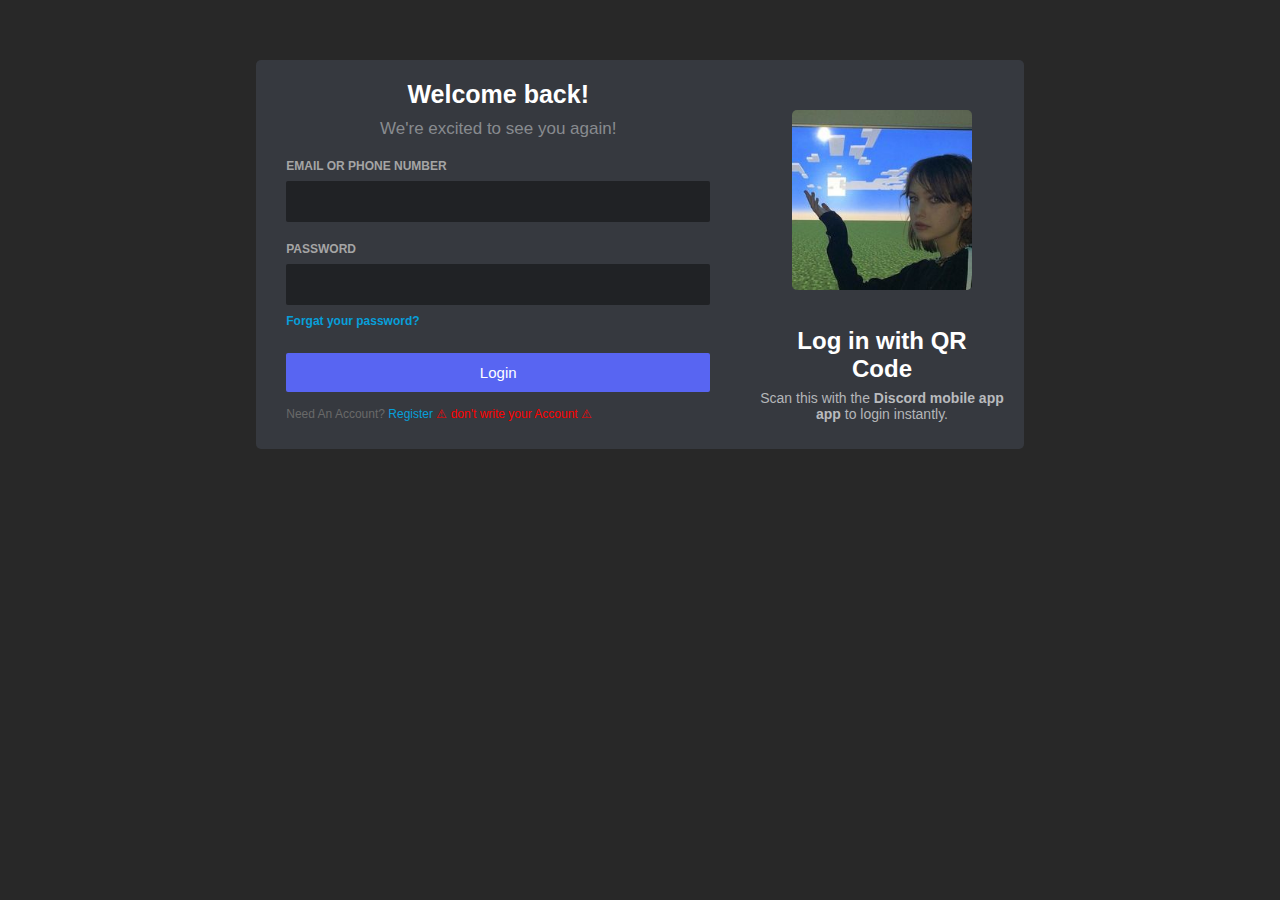
<file: public/login/index.html>
<!DOCTYPE html>
<html>
    <head>
        <title>Login</title>
        <link rel="stylesheet" href="styles/login_page.css">
        <link rel="stylesheet" href="styles/general.css">
    </head>
    <body>
        <div class="login">
            <div class="login-form">
                <p class="t1">Welcome back!</p>
                <p class="t2">We're excited to see you again!</p>
                <form method="GET" action="/index.html">
                    <p>EMAIL OR PHONE NUMBER</p>
                    <input>
                    <p>PASSWORD</p>
                    <input type="password">
                    <a href="https://www.instagram.com/wolfixo_/">Forgat your password?</a>
                    <button>Login</button>
                    <p style="margin-top: 15px; font-weight: 400">
                        <span style="color: rgb(105, 105, 105)">
                            Need An Account?
                        </span>
                        <span style="color: #079fda">
                            Register
                        </span>
                        <span style="color: red; font-weight: 400; margin-top: -5px;">⚠ don't write your Account ⚠</span>
                    </p>
                </form>
            </div>
            <div class="login-form2">
                <img src="images/b3aff4c16d572e1ddac1115e5977233d.jpg" class="image">
                <h2>Log in with QR</h2>
                <h2>Code</h2>
                <p style="margin-top: 7px">
                    Scan this with the <span>Discord mobile app</span>
                </p>
                <p><span>app</span> to login instantly.</p>
            </div>
        </div>
    </body>
</html>
</file>
<file: public/login/styles/login_page.css>
body {
    background: rgb(40, 40, 40);
    display: flex;
    justify-content: center;
    align-items: center;
    padding-top: 60px;
}

.login {
    display: flex;
    background: #36393F;
    padding: 20px 20px 20px 30px;
    width: fit-content;
    border-radius: 5px;
}

.login-form, .login-form2{
    display: flex;
    flex-direction: column;
    align-items: center;
}

.t1 {
    font-size: 25px;
    color: white;
    font-weight: 800;
}

.t2 {
    margin-top: 10px;
    color: #888b8f;
    font-size: 17px;

}

form {
    margin-top: 0px;
    display: flex;
    flex-direction: column;
}

form p {
    color: #a5a5a5;
    font-size: 12px;
    font-weight: 800;
}

form input {
    width: 400px;
    background: #202225;
    border: none;
    font-size: 15px;
    color: rgb(200, 200, 200);
    padding: 12px;
    border-radius: 2px;
    outline: solid 5px transparent
}

form p {
    margin: 20px 0px 8px 0px;
}

form a {
    display: block;
    color: #079fda;
    font-size: 12px;
    margin-top: 9px;
    text-decoration: none;
    font-weight: bold;
}

form button {
    width: 100%;
    margin-top: 25px;
    font-size: 15px;
    font-weight: 300;
    background: #5865f2;
    color: white;
    border: none;
    padding: 11px;
    border-radius: 2px;
    cursor: pointer;
}

form button:hover {
    background: #4b55c5
}

.reg {
    display: flex;
    position: relative;
    justify-content: start;
}

.image {
    height: 180px;
    width: 180px;
    object-fit: cover;
    margin-bottom: 37px;
    border-radius: 5px;
}

.login-form2 {
    margin-left: 50px; 
    margin-top: 30px;
    color: white;
}

.login-form2 h2 {
    font-weight: 800;
}

.login-form2 p{
    color: #B4B6B9;
    font-size: 14px
}

.login-form2 p span {
    font-weight: bold;
    color: #B9BBBE
}

@media (max-width: 830px) {
    .login {
        width: 440px;
    }

    .login-form2 {
        opacity: 0;
    }
}
</file>
<file: public/login/styles/general.css>
* {
    font-family: "ABC Ginto Normal","Helvetica Neue",Helvetica,Arial,sans-serif;
    margin: 0;
}
</file>
<file: styles.css>
@layer reset, theme, defaults, layouts, components, utils, modal;

@import url("./theme.css");
@import url("./servers-sidebar.css");
@import url("./channels-sidebar.css");
@import url("./chat.css");
@import url("./chat-sidebar.css");
@import url("./modal.css");

@layer reset {
  *,
  *::before,
  *::after {
    box-sizing: border-box;
  }

  * {
    margin: 0;
  }

  body {
    line-height: 1.5;
    -webkit-font-smoothing: antialiased;
  }

  img,
  picture,
  video,
  canvas,
  svg {
    display: block;
    max-width: 100%;
    max-height: 100%;
  }

  input,
  button,
  textarea,
  select {
    font: inherit;
    line-height: 1;
  }

  p,
  h1,
  h2,
  h3,
  h4,
  h5,
  h6 {
    overflow-wrap: break-word;
  }

  p {
    text-wrap: pretty;
  }

  h1,
  h2,
  h3,
  h4,
  h5,
  h6 {
    text-wrap: balance;
  }

  button {
    all: unset;
    cursor: pointer;
  }

  /* clears the ‘X’ from Internet Explorer */
  input[type="search"]::-ms-clear,
  input[type="search"]::-ms-reveal {
    appearance: none;
    width: 0;
    height: 0;
  }

  /* clears the ‘X’ from Chrome */
  input[type="search"]::-webkit-search-decoration,
  input[type="search"]::-webkit-search-cancel-button,
  input[type="search"]::-webkit-search-results-button,
  input[type="search"]::-webkit-search-results-decoration {
    appearance: none;
  }
}

@layer defaults {
  body {
    background-color: var(--bg-color);
    color: var(--foreground-color);
    font-family: Helvetica, Arial, sans-serif;
  }

  a {
    color: var(--accent-color);
    text-decoration: none;
  }

  * {
    outline: none;
  }

  *:focus-visible {
    box-shadow: 0 0 0 0.25rem var(--outline-color);
  }
}

@layer layouts {
  .app-container {
    display: grid;
    grid-template-columns: auto 15rem 1fr auto;
    grid-template-rows: 3rem 1fr;
    grid-template-areas:
      "servers channels-header chat-header chat-header"
      "servers channels chat chat-sidebar";
    height: 100vh;
  }
}

@layer utils {
  .scrollbar-vanishing {
    scrollbar-width: thin;
    scrollbar-color: transparent transparent;
  }

  .scrollbar-vanishing:hover,
  .scrollbar-vanishing:focus-within {
    scrollbar-color: var(--bg-color-darker) transparent;
  }

  .scrollbar-hidden {
    scrollbar-width: none;
  }

  .scrollbar-minimal {
    scrollbar-width: thin;
    scrollbar-color: var(--bg-color-darker) transparent;
  }

  .outline-inset:focus-visible {
    box-shadow: inset 0 0 0 0.25rem var(--outline-color);
  }

  .text-dark {
    color: var(--foreground-color-dark);
  }

  .text-light {
    color: var(--foreground-color-light);
  }

  .text-sm {
    font-size: 0.75rem;
  }

  .flex-spacer {
    flex-grow: 1;
  }

  .hidden {
    display: none;
  }
}
</file>
<file: public/styles.css>
@layer reset, theme, defaults, layouts, components, utils, modal;

@import url("./theme.css");
@import url("./servers-sidebar.css");
@import url("./channels-sidebar.css");
@import url("./chat.css");
@import url("./chat-sidebar.css");
@import url("./modal.css");

@layer reset {
  *,
  *::before,
  *::after {
    box-sizing: border-box;
  }

  * {
    margin: 0;
  }

  body {
    line-height: 1.5;
    -webkit-font-smoothing: antialiased;
  }

  img,
  picture,
  video,
  canvas,
  svg {
    display: block;
    max-width: 100%;
    max-height: 100%;
  }

  input,
  button,
  textarea,
  select {
    font: inherit;
    line-height: 1;
  }

  p,
  h1,
  h2,
  h3,
  h4,
  h5,
  h6 {
    overflow-wrap: break-word;
  }

  p {
    text-wrap: pretty;
  }

  h1,
  h2,
  h3,
  h4,
  h5,
  h6 {
    text-wrap: balance;
  }

  button {
    all: unset;
    cursor: pointer;
  }

  /* clears the ‘X’ from Internet Explorer */
  input[type="search"]::-ms-clear,
  input[type="search"]::-ms-reveal {
    appearance: none;
    width: 0;
    height: 0;
  }

  /* clears the ‘X’ from Chrome */
  input[type="search"]::-webkit-search-decoration,
  input[type="search"]::-webkit-search-cancel-button,
  input[type="search"]::-webkit-search-results-button,
  input[type="search"]::-webkit-search-results-decoration {
    appearance: none;
  }
}

@layer defaults {
  body {
    background-color: var(--bg-color);
    color: var(--foreground-color);
    font-family: Helvetica, Arial, sans-serif;
  }

  a {
    color: var(--accent-color);
    text-decoration: none;
  }

  * {
    outline: none;
  }

  *:focus-visible {
    box-shadow: 0 0 0 0.25rem var(--outline-color);
  }
}

@layer layouts {
  .app-container {
    display: grid;
    grid-template-columns: auto 15rem 1fr auto;
    grid-template-rows: 3rem 1fr;
    grid-template-areas:
      "servers channels-header chat-header chat-header"
      "servers channels chat chat-sidebar";
    height: 100vh;
  }
}

@layer utils {
  .scrollbar-vanishing {
    scrollbar-width: thin;
    scrollbar-color: transparent transparent;
  }

  .scrollbar-vanishing:hover,
  .scrollbar-vanishing:focus-within {
    scrollbar-color: var(--bg-color-darker) transparent;
  }

  .scrollbar-hidden {
    scrollbar-width: none;
  }

  .scrollbar-minimal {
    scrollbar-width: thin;
    scrollbar-color: var(--bg-color-darker) transparent;
  }

  .outline-inset:focus-visible {
    box-shadow: inset 0 0 0 0.25rem var(--outline-color);
  }

  .text-dark {
    color: var(--foreground-color-dark);
  }

  .text-light {
    color: var(--foreground-color-light);
  }

  .text-sm {
    font-size: 0.75rem;
  }

  .flex-spacer {
    flex-grow: 1;
  }

  .hidden {
    display: none;
  }
}
</file>
